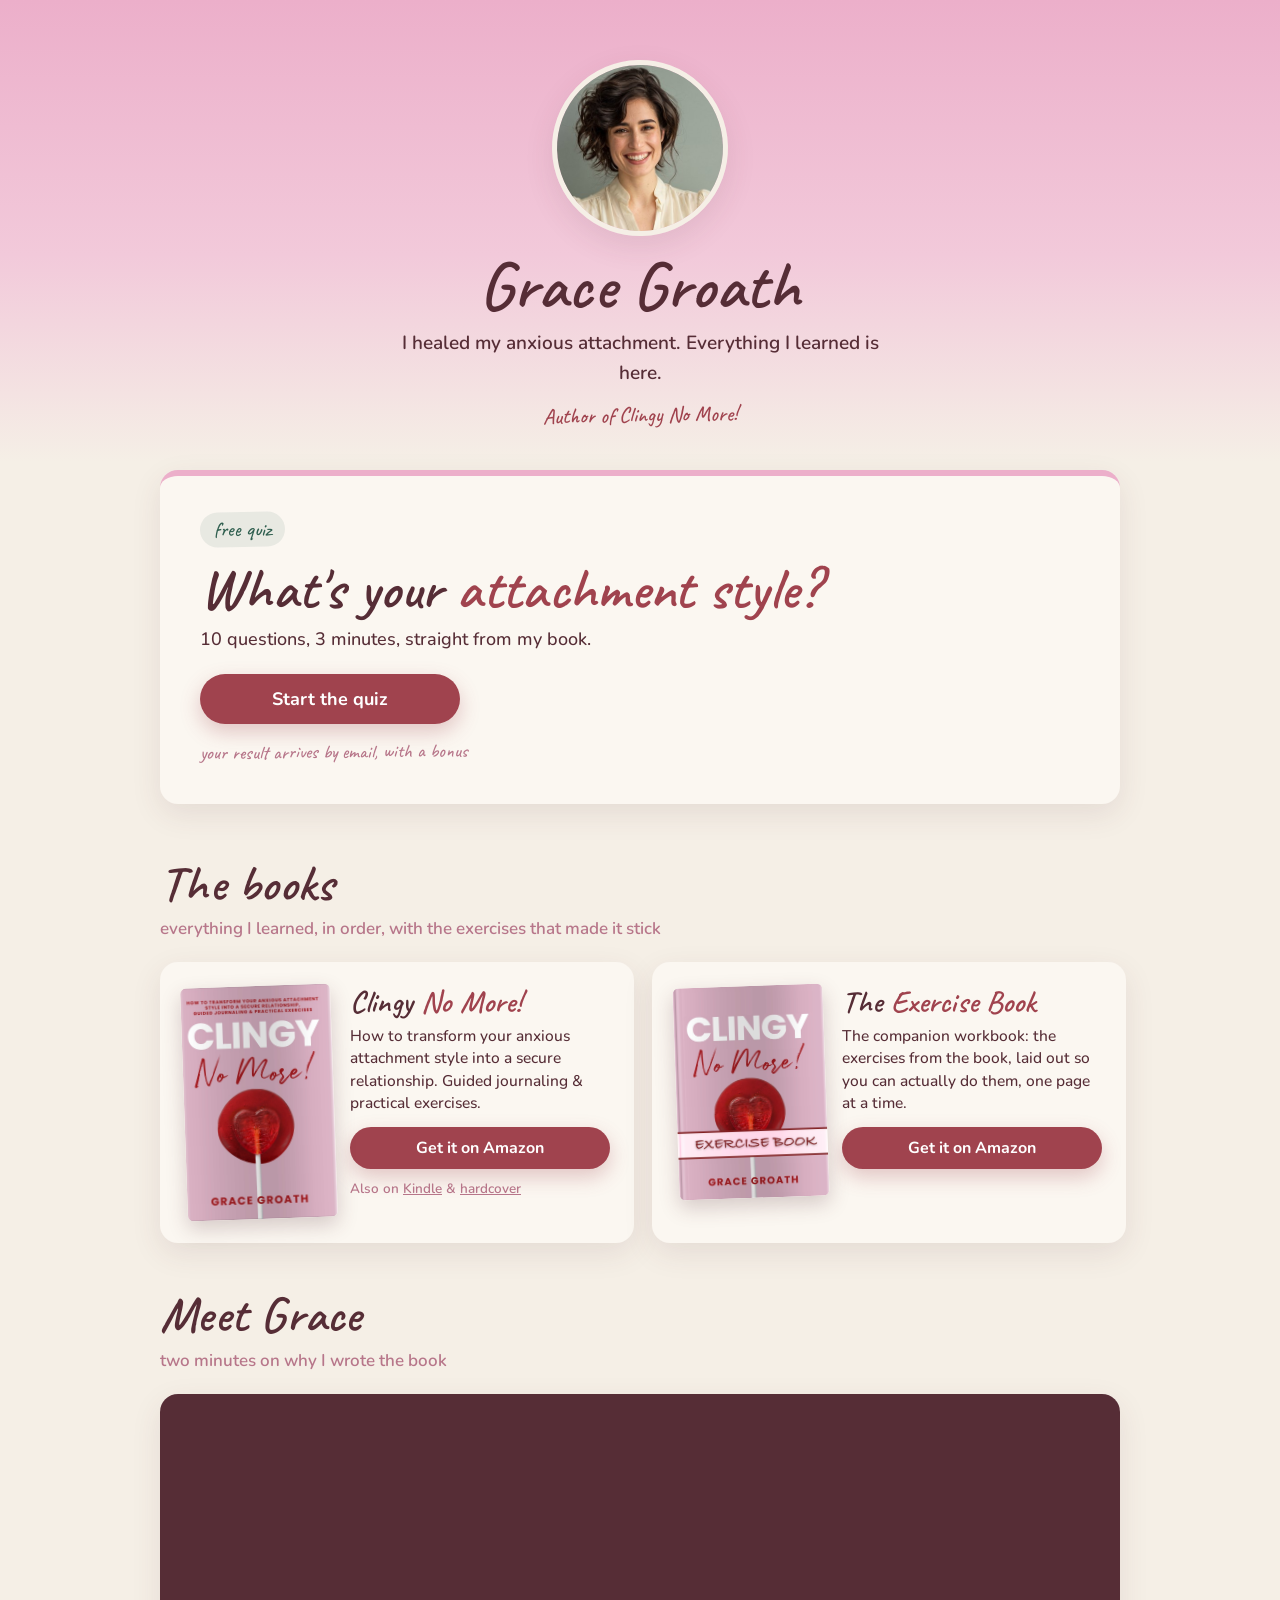
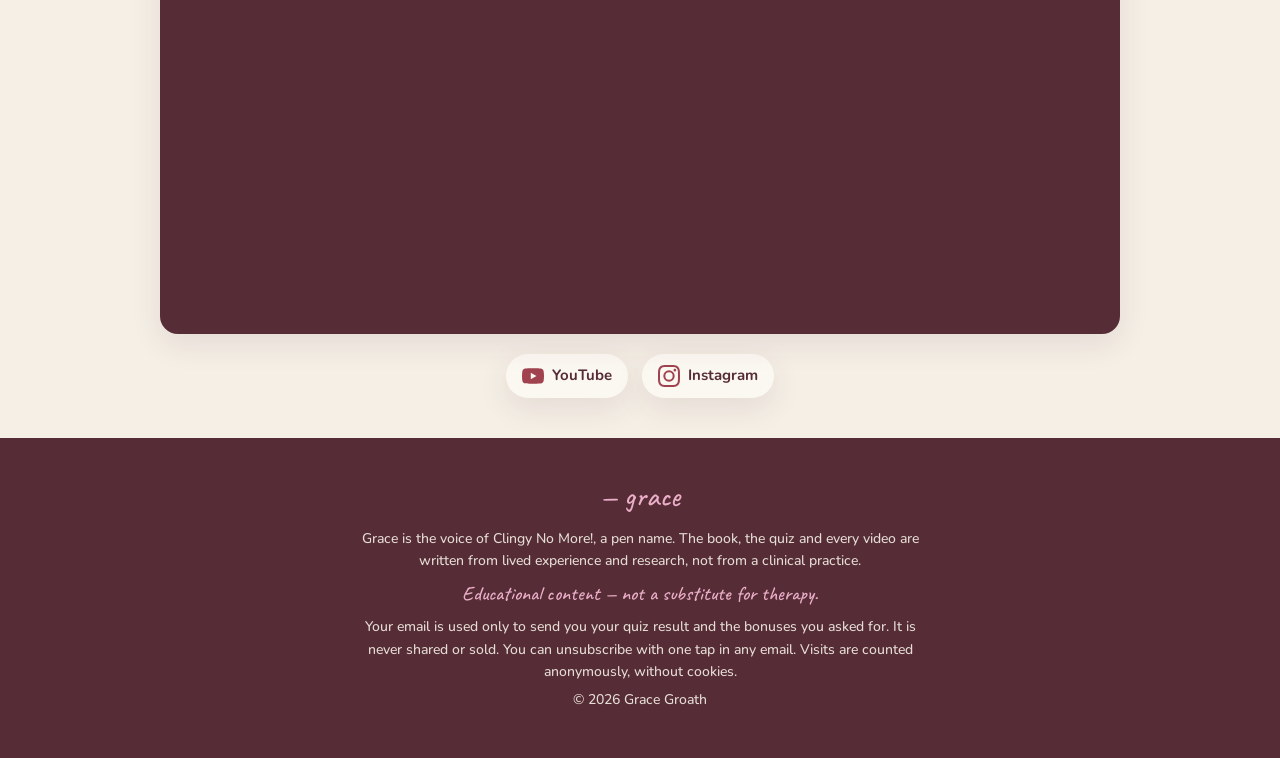
<file: index.html>
<!doctype html>
<html lang="en">
<head>
<meta charset="utf-8">
<meta name="viewport" content="width=device-width, initial-scale=1">
<title>Grace Groath — What's your attachment style? Free quiz</title>
<meta name="description" content="Free attachment style quiz: 10 questions, 3 minutes, straight from the book Clingy No More! by Grace Groath. Get your full profile by email.">
<meta property="og:type" content="website">
<meta property="og:title" content="What's your attachment style? — free quiz by Grace Groath">
<meta property="og:description" content="10 questions, 3 minutes, straight from my book Clingy No More! Your full profile arrives by email, with a bonus.">
<meta property="og:image" content="https://gracegroath.com/assets/og-image.jpg">
<meta property="og:url" content="https://gracegroath.com/">
<link rel="canonical" href="https://gracegroath.com/">
<meta name="twitter:card" content="summary_large_image">
<meta name="theme-color" content="#ECAFCA">
<link rel="icon" type="image/png" sizes="32x32" href="assets/favicon-32.png">
<link rel="icon" type="image/png" sizes="192x192" href="assets/favicon-192.png">
<link rel="apple-touch-icon" href="assets/apple-touch-icon.png">
<link rel="preload" href="assets/caveat.woff2" as="font" type="font/woff2" crossorigin>
<link rel="stylesheet" href="assets/style.css">
<!-- GoatCounter (C2): <script data-goatcounter="https://GRACEGROATH.goatcounter.com/count" async src="//gc.zgo.at/count.js"></script> -->
</head>
<body>

<!-- 1) HEADER -->
<header class="hero">
  <div class="wrap">
    <img class="photo" src="assets/grace.jpg" srcset="assets/grace-360.jpg 360w, assets/grace.jpg 720w" sizes="176px" alt="Grace Groath" width="176" height="176">
    <h1>Grace Groath</h1>
    <p class="tag">I healed my anxious attachment. Everything I learned is here.</p>
    <span class="author">Author of Clingy No More!</span>
  </div>
</header>

<!-- 2) QUIZ -->
<section class="quiz" id="quiz">
  <div class="wrap">
    <div class="card">

      <div id="q-intro">
        <span class="pill">free quiz</span>
        <h2>What's your <em>attachment style?</em></h2>
        <p class="sub">10 questions, 3 minutes, straight from my book.</p>
        <button class="btn" id="q-start" type="button">Start the quiz</button>
        <br><span class="note">your result arrives by email, with a bonus</span>
      </div>

      <div id="q-stage" hidden>
        <div class="qmeta"><span id="q-num">question 1 of 10</span><span>~3 min</span></div>
        <div class="progress"><i id="q-bar"></i></div>
        <p class="qtext" id="q-text"></p>
        <p class="qhint">tap the answer that feels most like you</p>
        <div class="answers" id="q-answers"></div>
        <div class="qnav">
          <button class="linkish" id="q-back" type="button">← previous</button>
          <span class="cursive hint">tap the answer that feels most like you</span>
        </div>
      </div>

      <div id="q-gate" class="gate" hidden>
        <h3>Your result <em>is ready.</em></h3>
        <p>Tell me where to send it — you'll get your full attachment profile + a bonus most people never see: <strong>Part 2 of my quiz, to profile HIS attachment style too.</strong></p>
        <!-- MailerLite form "Quiz result" (double opt-in ON). quiz.js invia via fetch e poi porta a thank-you.html;
             se fetch fallisce, il form si invia da solo all'action (fallback). Nessuno script MailerLite caricato nella pagina. -->
        <form id="ml-form" action="https://assets.mailerlite.com/jsonp/2617977/forms/199047684052486126/subscribe" method="post" novalidate>
          <label for="f-email">Your email</label>
          <div class="row">
            <input type="email" id="f-email" name="fields[email]" placeholder="you@example.com" autocomplete="email" required inputmode="email">
            <button class="btn" type="submit">Send me my result</button>
          </div>
          <input type="hidden" id="f-result" name="fields[result]" value="">
          <input type="hidden" id="f-source" name="fields[quiz_source]" value="">
          <input type="hidden" name="ml-submit" value="1">
          <input type="hidden" name="anticsrf" value="true">
          <label class="consent"><input type="checkbox" id="f-consent" required> <span>Yes, send my quiz result and the bonus to this email. <a href="#privacy">How your email is used</a></span></label>
          <p class="pact">No newsletter. No spam. Just your results, your bonuses — and one email the day my next book comes out.</p>
          <p class="ferr" id="f-error" hidden>Something went wrong on my side — please try once more.</p>
        </form>
      </div>

    </div>
  </div>
</section>

<!-- 3) BOOKS -->
<section class="books" id="books">
  <div class="wrap">
    <h2>The books</h2>
    <p class="lead">everything I learned, in order, with the exercises that made it stick</p>
    <div class="grid">

      <article class="card book">
        <img src="assets/cover-clingy.jpg" alt="Clingy No More! book cover" width="150" height="233">
        <div>
          <h3>Clingy <span>No More!</span></h3>
          <p>How to transform your anxious attachment style into a secure relationship. Guided journaling &amp; practical exercises.</p>
          <a class="btn" href="https://www.amazon.com/dp/B0F9485M3D" target="_blank" rel="noopener">Get it on Amazon</a>
          <p class="also">Also on <a href="https://www.amazon.com/dp/B0DM1PJN6T" target="_blank" rel="noopener">Kindle</a> &amp; <a href="https://www.amazon.com/dp/B0F9KQZFDG" target="_blank" rel="noopener">hardcover</a></p>
        </div>
      </article>

      <article class="card book">
        <img src="assets/cover-exercise.jpg" alt="Clingy No More! Exercise Book cover" width="150" height="212">
        <div>
          <h3>The <span>Exercise Book</span></h3>
          <p>The companion workbook: the exercises from the book, laid out so you can actually do them, one page at a time.</p>
          <a class="btn" href="https://www.amazon.com/dp/B0F2ZBTLPY" target="_blank" rel="noopener">Get it on Amazon</a>
        </div>
      </article>

      <!-- Card future (journal, bonus): copiare un <article class="card book"> qui sotto. -->

    </div>
  </div>
</section>

<!-- 4) VIDEO INTRO + SOCIAL -->
<section class="video" id="video">
  <div class="wrap">
    <h2>Meet Grace</h2>
    <p class="lead">two minutes on why I wrote the book</p>
    <div class="frame">
      <!-- Video intro fisso (deciso 19/09). youtube-nocookie: niente cookie finché non si preme play. -->
      <iframe src="https://www.youtube-nocookie.com/embed/qOa2Hlt6r3c?rel=0" title="Meet Grace: who I am (and who I'm not)" allow="accelerometer; clipboard-write; encrypted-media; gyroscope; picture-in-picture" allowfullscreen loading="lazy" referrerpolicy="strict-origin-when-cross-origin"></iframe>
    </div>
    <div class="social">
      <a href="https://www.youtube.com/channel/UCzTjlJL58tGaZ5CrEAMEqYw" target="_blank" rel="noopener" aria-label="YouTube — Grace Groath"><svg viewBox="0 0 24 24"><path d="M23.5 6.2a3 3 0 0 0-2.1-2.1C19.5 3.6 12 3.6 12 3.6s-7.5 0-9.4.5A3 3 0 0 0 .5 6.2 31 31 0 0 0 0 12a31 31 0 0 0 .5 5.8 3 3 0 0 0 2.1 2.1c1.9.5 9.4.5 9.4.5s7.5 0 9.4-.5a3 3 0 0 0 2.1-2.1A31 31 0 0 0 24 12a31 31 0 0 0-.5-5.8zM9.6 15.6V8.4l6.2 3.6-6.2 3.6z"/></svg>YouTube</a>
      <a href="https://www.instagram.com/gracegroath/" target="_blank" rel="noopener" aria-label="Instagram — Grace Groath"><svg viewBox="0 0 24 24"><path d="M12 2.2c3.2 0 3.6 0 4.8.1 3.3.1 4.8 1.7 4.9 4.9.1 1.3.1 1.6.1 4.8s0 3.6-.1 4.8c-.1 3.2-1.7 4.8-4.9 4.9-1.3.1-1.6.1-4.8.1s-3.6 0-4.8-.1c-3.3-.1-4.8-1.7-4.9-4.9C2.2 15.6 2.2 15.2 2.2 12s0-3.6.1-4.8C2.4 3.9 4 2.4 7.2 2.3 8.4 2.2 8.8 2.2 12 2.2zM12 0C8.7 0 8.3 0 7.1.1 2.7.3.3 2.7.1 7.1 0 8.3 0 8.7 0 12s0 3.7.1 4.9c.2 4.4 2.6 6.8 7 7 1.2.1 1.6.1 4.9.1s3.7 0 4.9-.1c4.4-.2 6.8-2.6 7-7 .1-1.2.1-1.6.1-4.9s0-3.7-.1-4.9c-.2-4.4-2.6-6.8-7-7C15.7 0 15.3 0 12 0zm0 5.8a6.2 6.2 0 1 0 0 12.4 6.2 6.2 0 0 0 0-12.4zM12 16a4 4 0 1 1 0-8 4 4 0 0 1 0 8zm6.4-11.8a1.4 1.4 0 1 0 0 2.9 1.4 1.4 0 0 0 0-2.9z"/></svg>Instagram</a>
    </div>
  </div>
</section>

<!-- 5) FOOTER -->
<footer>
  <div class="wrap">
    <div class="sig">— grace</div>
    <p>Grace is the voice of Clingy No More!, a pen name. The book, the quiz and every video are written from lived experience and research, not from a clinical practice.</p>
    <p class="disc">Educational content — not a substitute for therapy.</p>
    <p id="privacy">Your email is used only to send you your quiz result and the bonuses you asked for. It is never shared or sold. You can unsubscribe with one tap in any email. Visits are counted anonymously, without cookies.</p>
    <p>© 2026 Grace Groath</p>
  </div>
</footer>

<script src="assets/quiz.js"></script>
</body>
</html>
</file>
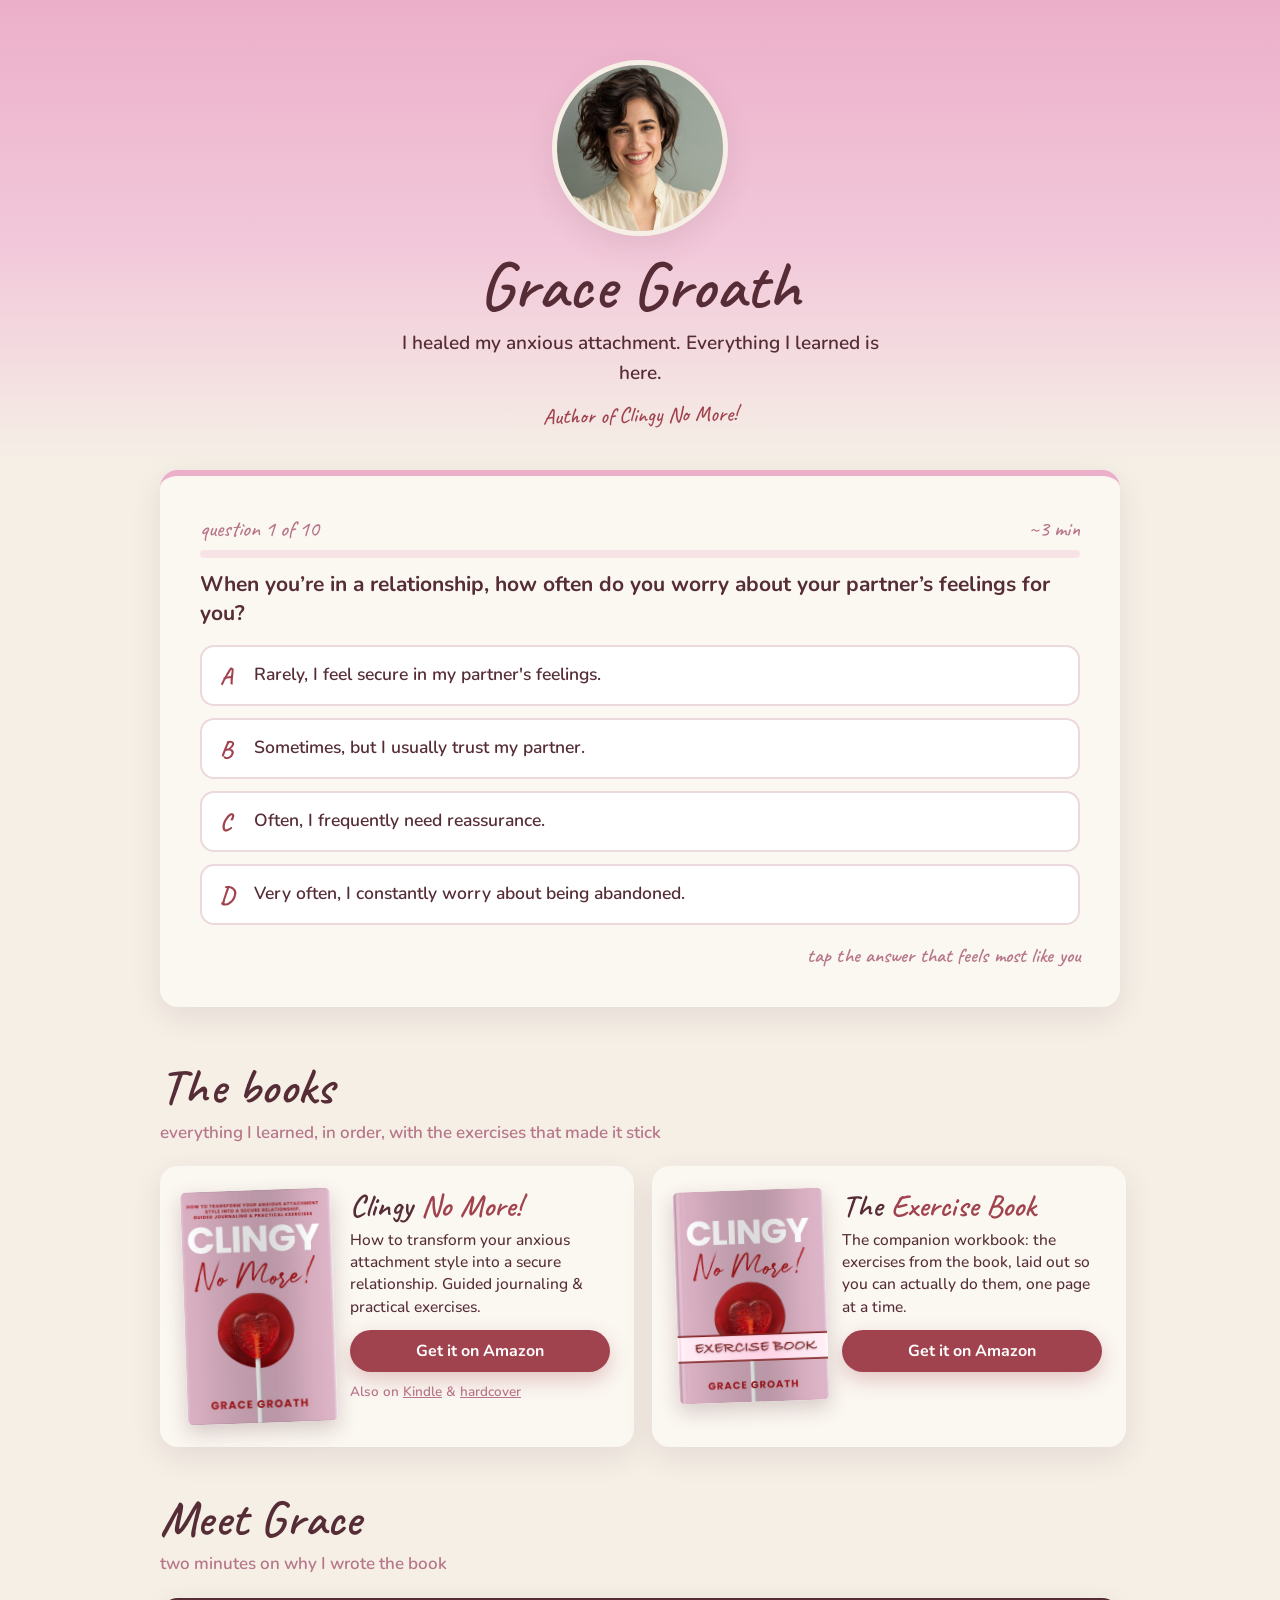
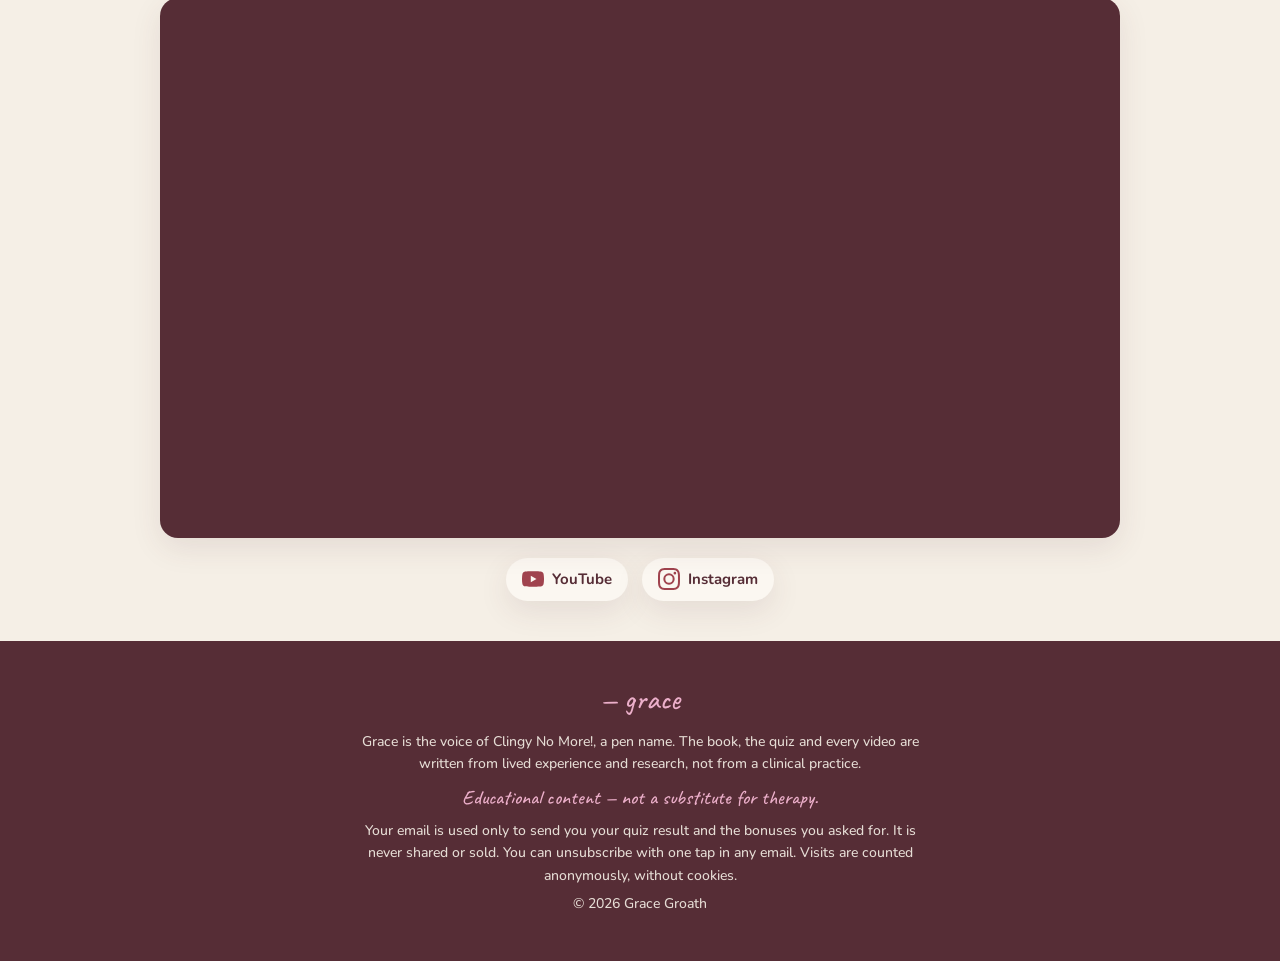
<file: quiz/index.html>
<!doctype html>
<html lang="en">
<head>
<meta charset="utf-8">
<title>Grace Groath — attachment quiz</title>
<meta name="robots" content="noindex">
<!-- Link canonico /quiz?from=yt|ig → rimanda alla pagina con il quiz che parte subito, conservando la sorgente. -->
<script>
  var q = location.search || "";
  location.replace("../" + q + "#start");
</script>
<meta http-equiv="refresh" content="0;url=../#start">
</head>
<body></body>
</html>
</file>
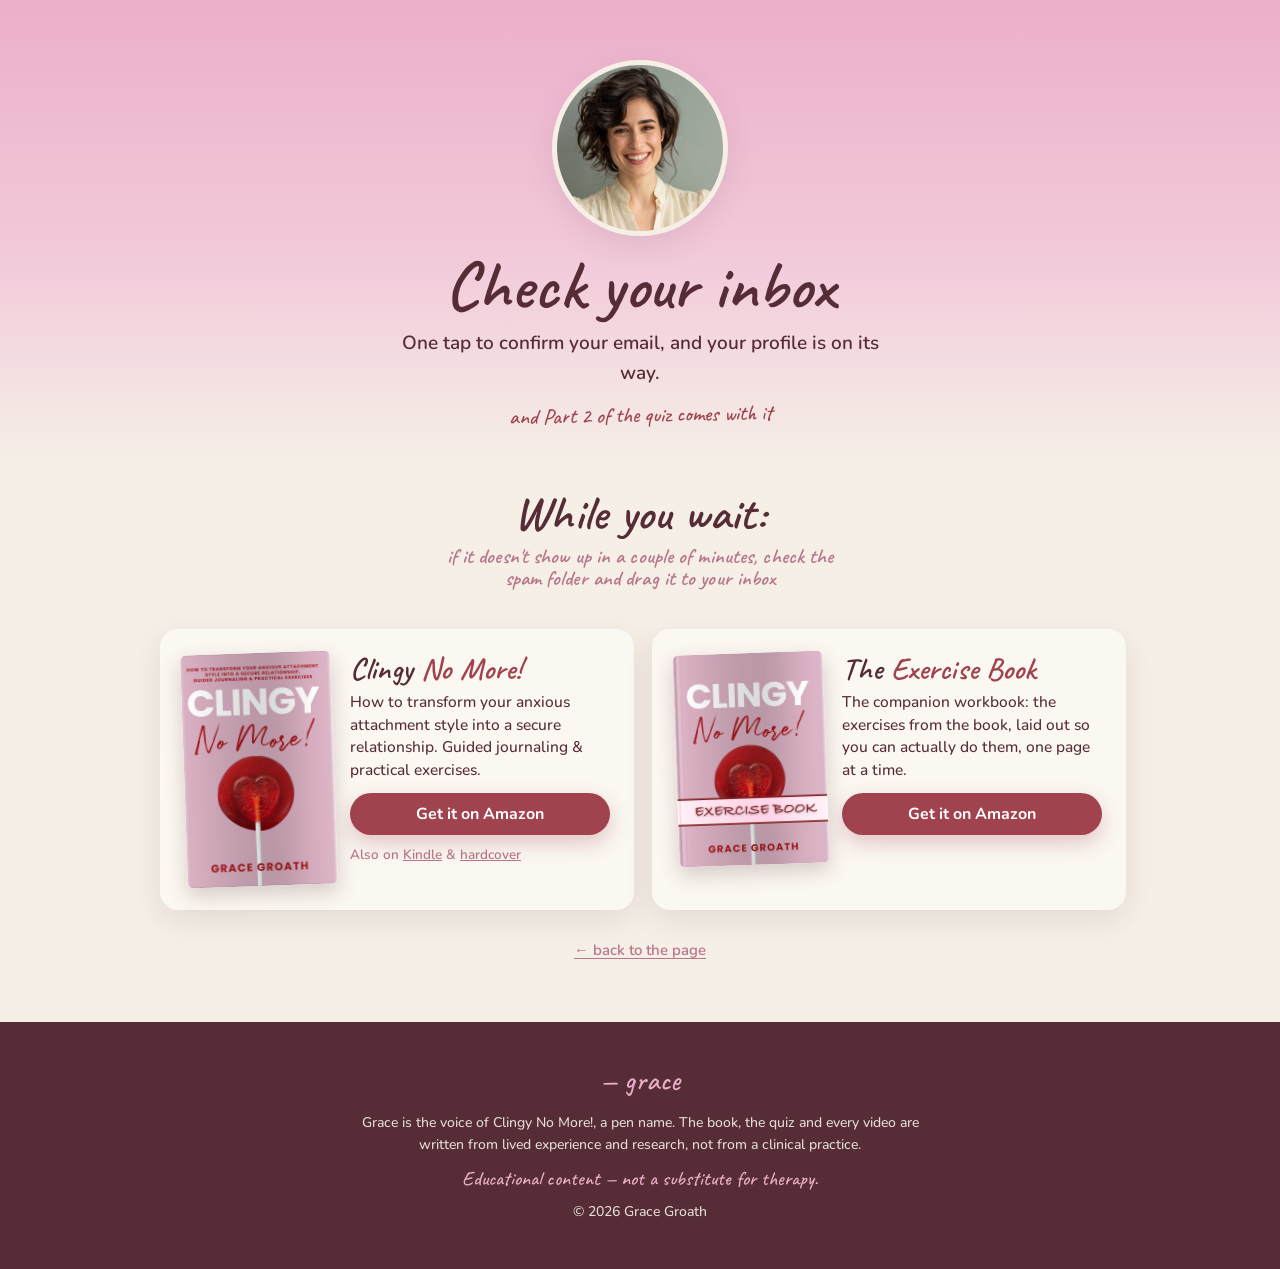
<file: thank-you.html>
<!doctype html>
<html lang="en">
<head>
<meta charset="utf-8">
<meta name="viewport" content="width=device-width, initial-scale=1">
<title>Check your inbox — Grace Groath</title>
<meta name="robots" content="noindex">
<meta name="theme-color" content="#ECAFCA">
<link rel="icon" type="image/png" sizes="32x32" href="assets/favicon-32.png">
<link rel="apple-touch-icon" href="assets/apple-touch-icon.png">
<link rel="stylesheet" href="assets/style.css">
<!-- GoatCounter (C2): <script data-goatcounter="https://GRACEGROATH.goatcounter.com/count" async src="//gc.zgo.at/count.js"></script> -->
</head>
<body>

<header class="hero">
  <div class="wrap">
    <img class="photo" src="assets/grace-360.jpg" alt="Grace Groath" width="148" height="148">
    <h1>Check your inbox</h1>
    <p class="tag">One tap to confirm your email, and your profile is on its way.</p>
    <span class="author">and Part 2 of the quiz comes with it</span>
  </div>
</header>

<section class="ty">
  <div class="wrap">
    <h2>While you wait:</h2>
    <p class="cursive" style="font-size:21px;color:var(--rosa-m);max-width:420px;margin:6px auto 0">if it doesn't show up in a couple of minutes, check the spam folder and drag it to your inbox</p>
  </div>
</section>

<section class="books" id="books">
  <div class="wrap">
    <div class="grid">

      <article class="card book">
        <img src="assets/cover-clingy.jpg" alt="Clingy No More! book cover" width="150" height="233">
        <div>
          <h3>Clingy <span>No More!</span></h3>
          <p>How to transform your anxious attachment style into a secure relationship. Guided journaling &amp; practical exercises.</p>
          <a class="btn" href="https://www.amazon.com/dp/B0F9485M3D" target="_blank" rel="noopener">Get it on Amazon</a>
          <p class="also">Also on <a href="https://www.amazon.com/dp/B0DM1PJN6T" target="_blank" rel="noopener">Kindle</a> &amp; <a href="https://www.amazon.com/dp/B0F9KQZFDG" target="_blank" rel="noopener">hardcover</a></p>
        </div>
      </article>

      <article class="card book">
        <img src="assets/cover-exercise.jpg" alt="Clingy No More! Exercise Book cover" width="150" height="212">
        <div>
          <h3>The <span>Exercise Book</span></h3>
          <p>The companion workbook: the exercises from the book, laid out so you can actually do them, one page at a time.</p>
          <a class="btn" href="https://www.amazon.com/dp/B0F2ZBTLPY" target="_blank" rel="noopener">Get it on Amazon</a>
        </div>
      </article>

    </div>
    <p style="text-align:center;margin-top:26px"><a class="linkish" href="index.html">← back to the page</a></p>
  </div>
</section>

<footer>
  <div class="wrap">
    <div class="sig">— grace</div>
    <p>Grace is the voice of Clingy No More!, a pen name. The book, the quiz and every video are written from lived experience and research, not from a clinical practice.</p>
    <p class="disc">Educational content — not a substitute for therapy.</p>
    <p>© 2026 Grace Groath</p>
  </div>
</footer>

<script>
  try { if (window.goatcounter && window.goatcounter.count) window.goatcounter.count({ path: "thank-you:" + (new URLSearchParams(location.search).get("from") || "direct"), event: true }); } catch (e) {}
</script>
</body>
</html>
</file>
<file: assets/style.css>
/* Grace Groath — pagina quiz + libri. Palette ufficiale del canale, mobile-first. */
@font-face{font-family:"Caveat";src:url("caveat.woff2") format("woff2");font-weight:400 700;font-display:swap}
@font-face{font-family:"Nunito";src:url("nunito.woff2") format("woff2");font-weight:200 900;font-display:swap}

:root{
  --rosa:#ECAFCA; --rosa-m:#B7768A; --lampone:#A0434E; --prugna:#562D36; --crema:#F5EFE6; --verde:#2E5E4E;
  --crema-2:#FBF7F1; --rosa-t:rgba(236,175,202,.28); --ink:var(--prugna);
  --cursive:"Caveat","Segoe Script","Bradley Hand",cursive;
  --sans:"Nunito",-apple-system,"Segoe UI",Roboto,Helvetica,Arial,sans-serif;
  --radius:18px; --shadow:0 10px 30px rgba(86,45,54,.10);
}
*{box-sizing:border-box}
html{-webkit-text-size-adjust:100%;scroll-behavior:smooth}
body{margin:0;background:var(--crema);color:var(--ink);font-family:var(--sans);font-size:17px;line-height:1.55;font-weight:500}
img{max-width:100%;display:block}
a{color:var(--lampone)}
h1,h2,h3,.cursive{font-family:var(--cursive);font-weight:600;line-height:1.05;margin:0;letter-spacing:.005em}
.wrap{width:min(100% - 40px, 960px);margin-inline:auto}
.sr{position:absolute;left:-9999px}

/* ---------- header ---------- */
.hero{background:linear-gradient(180deg,var(--rosa) 0%, #F2C9DA 55%, var(--crema) 100%);padding:44px 0 26px;text-align:center}
.hero .photo{width:148px;height:148px;border-radius:50%;object-fit:cover;margin:0 auto 14px;border:5px solid var(--crema);box-shadow:var(--shadow);transform:rotate(-1.5deg)}
.hero h1{font-size:54px;color:var(--prugna)}
.hero .tag{font-size:19px;max-width:480px;margin:8px auto 0;color:var(--prugna);font-weight:600}
.hero .author{font-family:var(--cursive);font-size:22px;color:var(--lampone);margin-top:10px;transform:rotate(-1deg);display:inline-block}

/* ---------- quiz ---------- */
.quiz{padding:8px 0 44px}
.card{background:var(--crema-2);border-radius:var(--radius);box-shadow:var(--shadow);padding:26px 22px;position:relative}
.quiz .card{border-top:6px solid var(--rosa)}
.pill{display:inline-block;font-family:var(--cursive);font-size:20px;color:var(--verde);background:rgba(46,94,78,.09);padding:2px 14px;border-radius:999px;transform:rotate(-1deg)}
.quiz h2{font-size:46px;margin:12px 0 6px;color:var(--prugna)}
.quiz h2 em{font-style:normal;color:var(--lampone)}
.quiz .sub{font-size:18px;margin:0 0 20px}
.btn{appearance:none;border:0;cursor:pointer;background:var(--lampone);color:#fff;font:700 18px/1 var(--sans);padding:16px 26px;border-radius:999px;box-shadow:0 8px 20px rgba(160,67,78,.28);transition:transform .12s ease,background .15s ease;text-decoration:none;display:inline-block;width:100%;text-align:center}
.btn:hover{background:#8c3843}
.btn:active{transform:translateY(1px) scale(.99)}
.btn.small{width:auto;padding:12px 20px;font-size:16px}
.linkish{background:none;border:0;color:var(--rosa-m);font:600 15px var(--sans);cursor:pointer;padding:6px 0;text-decoration:underline;text-underline-offset:3px;white-space:nowrap}
.note{font-family:var(--cursive);font-size:19px;color:var(--rosa-m);margin:14px 0 0;transform:rotate(-.6deg);display:inline-block}

/* quiz stages */
[hidden]{display:none!important}
.progress{height:8px;background:var(--rosa-t);border-radius:999px;overflow:hidden;margin:4px 0 10px}
.progress i{display:block;height:100%;width:0;background:linear-gradient(90deg,var(--rosa-m),var(--lampone));border-radius:999px;transition:width .35s ease}
.qmeta{display:flex;justify-content:space-between;align-items:center;font-family:var(--cursive);font-size:22px;color:var(--rosa-m)}
.qtext{font-size:21px;font-weight:700;color:var(--prugna);margin:12px 0 18px;line-height:1.35}
.answers{display:grid;gap:10px}
.ans{appearance:none;text-align:left;background:#fff;border:2px solid rgba(183,118,138,.28);border-radius:14px;padding:14px 14px 14px 12px;font:600 16.5px/1.35 var(--sans);color:var(--prugna);cursor:pointer;display:flex;gap:12px;align-items:flex-start;transition:border-color .12s,background .12s,transform .12s}
.ans b{font-family:var(--cursive);font-size:24px;line-height:1;color:var(--lampone);min-width:22px;padding-top:1px;font-weight:700}
.ans:hover{border-color:var(--rosa-m);background:#fff9fc}
.ans.picked{border-color:var(--lampone);background:var(--rosa-t);transform:scale(.995)}
.qnav{display:flex;justify-content:space-between;align-items:center;margin-top:14px;gap:12px}
.qnav .hint{display:none;font-size:20px;color:var(--rosa-m)}
.qhint{font-family:var(--cursive);font-size:20px;color:var(--rosa-m);margin:-8px 0 12px}

/* email gate */
.gate h3{font-size:40px;color:var(--prugna);margin-bottom:8px}
.gate h3 em{font-style:normal;color:var(--lampone)}
.gate p{margin:0 0 18px;font-size:17px}
.gate label{display:block;font-weight:700;font-size:15px;margin-bottom:6px;color:var(--rosa-m)}
.gate input[type=email]{width:100%;font:600 18px var(--sans);padding:14px 16px;border-radius:14px;border:2px solid rgba(183,118,138,.4);background:#fff;color:var(--prugna);margin-bottom:12px;outline:none}
.gate input[type=email]:focus{border-color:var(--lampone);box-shadow:0 0 0 4px var(--rosa-t)}
.pact{font-family:var(--cursive);font-size:19px;color:var(--rosa-m);margin:14px 0 0;line-height:1.25}
.gate .consent{display:flex;gap:10px;align-items:flex-start;font-weight:600;font-size:15px;color:var(--prugna);margin:4px 0 0;cursor:pointer}
.gate .consent input{width:20px;height:20px;margin:1px 0 0;accent-color:var(--lampone);flex:none}
.gate .consent a{color:var(--rosa-m)}
.ferr{margin:12px 0 0;font-size:15px;font-weight:700;color:var(--lampone)}

/* ---------- books ---------- */
.books{padding:10px 0 40px}
.books h2{font-size:42px;margin-bottom:6px}
.books .lead{margin:0 0 20px;font-size:17px;color:var(--rosa-m);font-weight:600}
.grid{display:grid;gap:18px}
.book{display:grid;grid-template-columns:118px 1fr;gap:16px;align-items:start;padding:18px}
.book img{border-radius:6px;box-shadow:0 8px 20px rgba(86,45,54,.22);transform:rotate(-2deg)}
.book h3{font-size:31px;color:var(--prugna)}
.book h3 span{color:var(--lampone)}
.book p{margin:6px 0 12px;font-size:15.5px;line-height:1.45}
.book .btn{width:auto;padding:13px 20px;font-size:16px}
.book .also{font-size:13.5px;color:var(--rosa-m);margin:10px 0 0;font-weight:600}
.book .also a{color:var(--rosa-m)}
.book.soon{border:2px dashed rgba(183,118,138,.35);background:transparent;box-shadow:none}
.book.soon .ph{width:118px;aspect-ratio:118/178;border-radius:6px;background:var(--rosa-t)}

/* ---------- video + social ---------- */
.video{padding:6px 0 40px}
.video h2{font-size:42px;margin-bottom:6px}
.video .lead{margin:0 0 20px;font-size:17px;color:var(--rosa-m);font-weight:600}
.frame{position:relative;aspect-ratio:16/9;border-radius:var(--radius);overflow:hidden;background:var(--prugna);box-shadow:var(--shadow)}
.frame iframe{position:absolute;inset:0;width:100%;height:100%;border:0}
.frame .ph{position:absolute;inset:0;display:grid;place-items:center;color:var(--crema);font-family:var(--cursive);font-size:30px;background:radial-gradient(ellipse at 50% 40%,rgba(236,175,202,.35),transparent 60%),var(--prugna)}
.frame .ph i{width:76px;height:76px;border-radius:50%;background:var(--lampone);display:grid;place-items:center;margin-bottom:10px}
.frame .ph i::after{content:"";border-left:26px solid #fff;border-top:15px solid transparent;border-bottom:15px solid transparent;margin-left:6px}
.social{display:flex;gap:14px;justify-content:center;margin-top:20px}
.social a{display:inline-flex;align-items:center;gap:8px;text-decoration:none;color:var(--prugna);font-weight:700;font-size:15px;background:var(--crema-2);padding:10px 16px;border-radius:999px;box-shadow:var(--shadow)}
.social svg{width:22px;height:22px;fill:var(--lampone)}

/* ---------- footer ---------- */
footer{background:var(--prugna);color:var(--crema);padding:34px 0 40px;font-size:14px;line-height:1.6;text-align:center}
footer .sig{font-family:var(--cursive);font-size:30px;margin-bottom:8px;color:var(--rosa)}
footer p{margin:6px auto;max-width:560px;opacity:.9}
footer .disc{font-family:var(--cursive);font-size:20px;color:var(--rosa);opacity:1}
footer a{color:var(--rosa)}
footer .draft{outline:1px dashed rgba(236,175,202,.6);padding:6px 10px;border-radius:8px;opacity:.75}

/* thank-you */
.ty{padding:26px 0 30px;text-align:center}
.ty h2{font-size:48px}
.ty p{font-size:18px;max-width:520px;margin:10px auto 0}

/* ---------- desktop ---------- */
@media (min-width:720px){
  body{font-size:18px}
  .hero{padding:60px 0 30px}
  .hero .photo{width:176px;height:176px}
  .hero h1{font-size:68px}
  .card{padding:36px 40px}
  .quiz h2{font-size:58px}
  .btn{width:auto;min-width:260px}
  .answers{gap:12px}
  .ans{font-size:17.5px;padding:16px 18px}
  .grid{grid-template-columns:1fr 1fr}
  .book{grid-template-columns:150px 1fr;padding:24px}
  .books h2,.video h2{font-size:50px}
  .gate h3{font-size:48px}
  .gate .row{display:flex;gap:12px;align-items:stretch}
  .gate .row input[type=email]{margin:0;flex:1}
  .gate .row .btn{width:auto;white-space:nowrap}
  .gate .pact{margin-top:16px}
  .qhint{display:none}
  .qnav .hint{display:inline}
}
@media (prefers-reduced-motion:reduce){*{transition:none!important;scroll-behavior:auto}}
</file>
